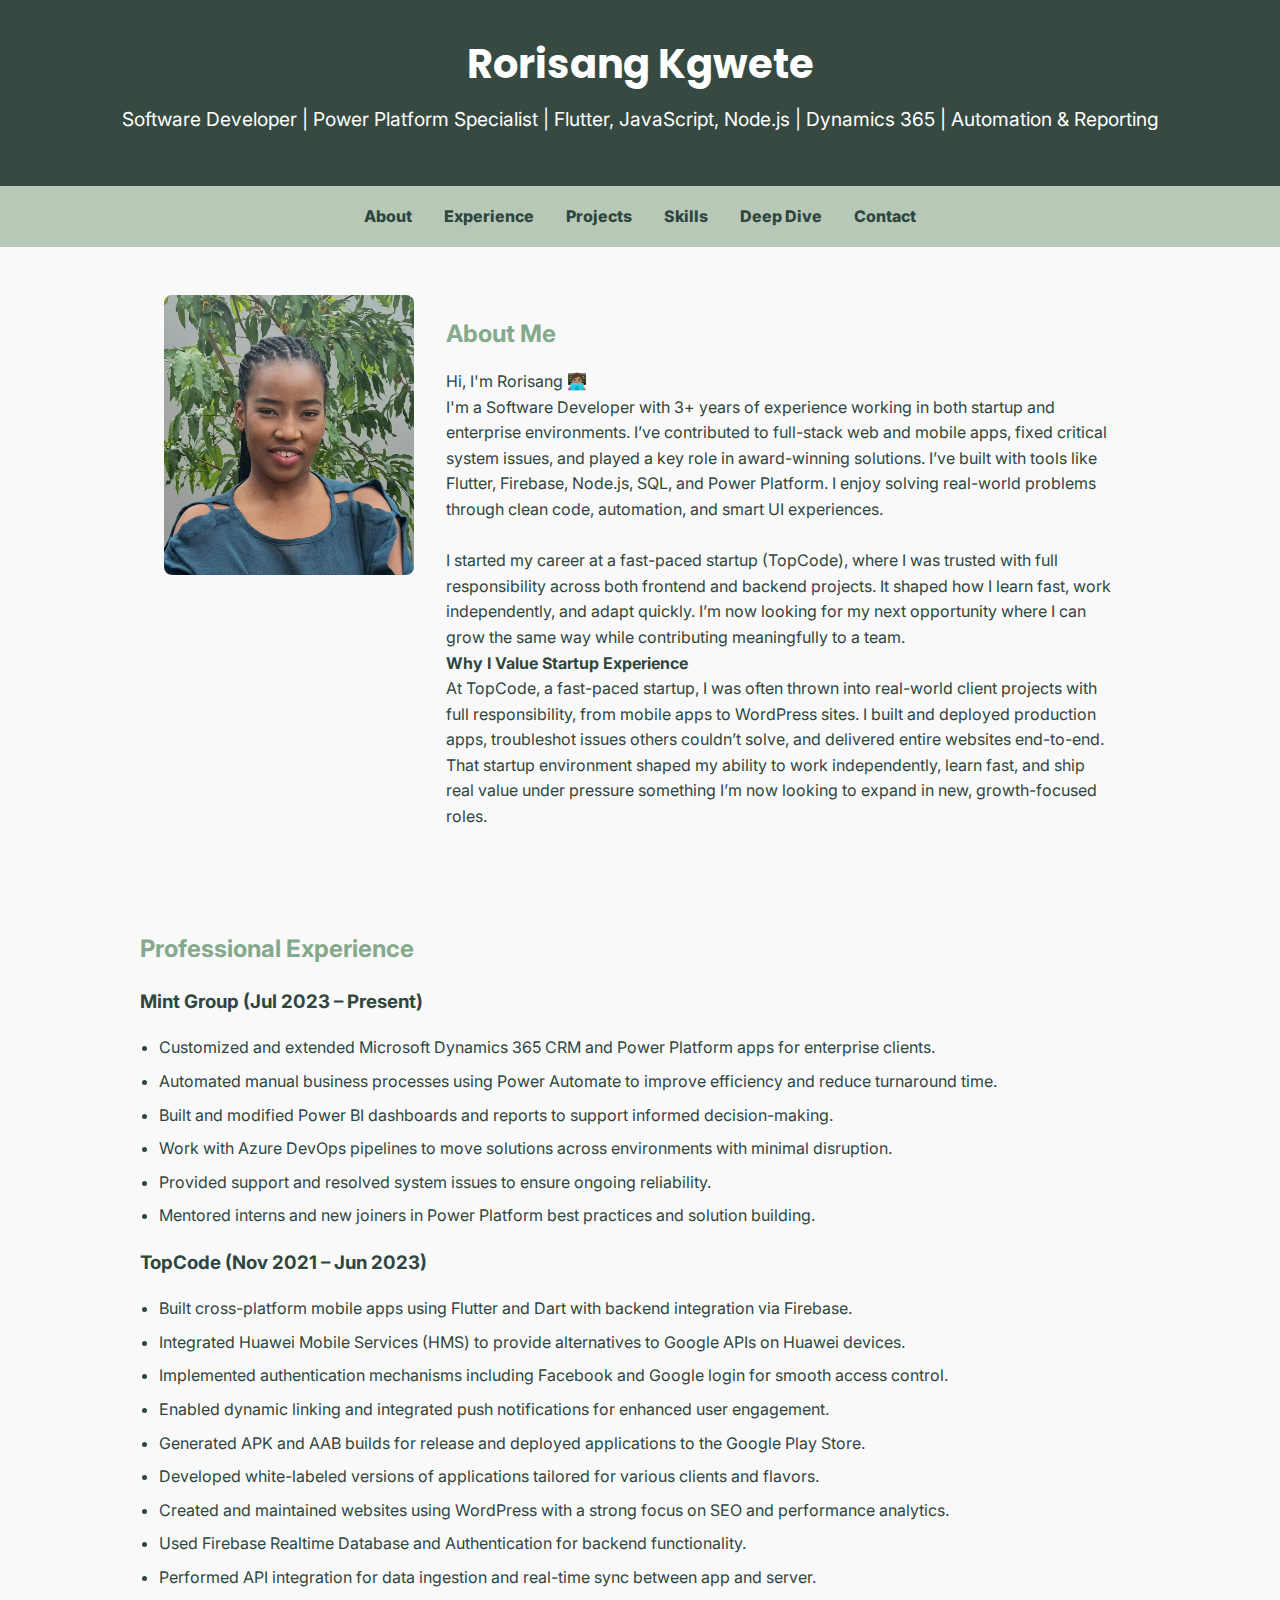
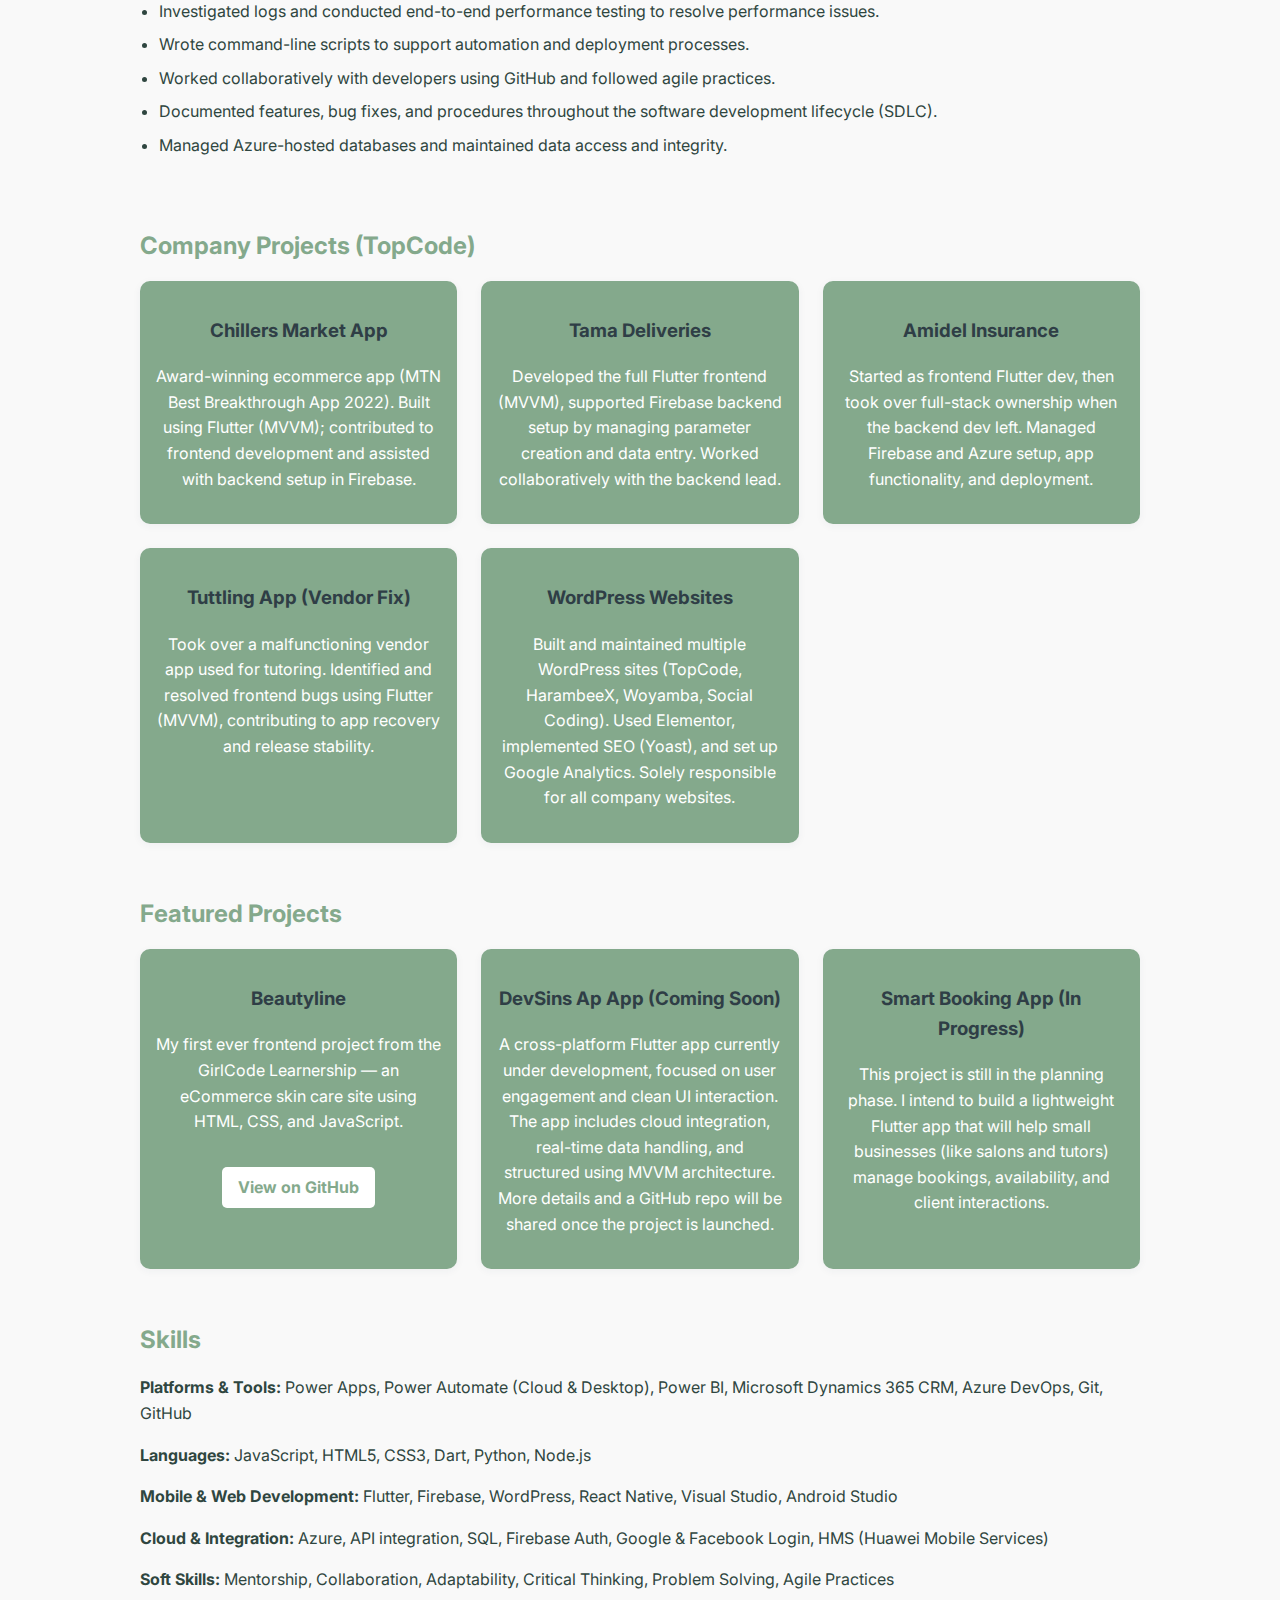
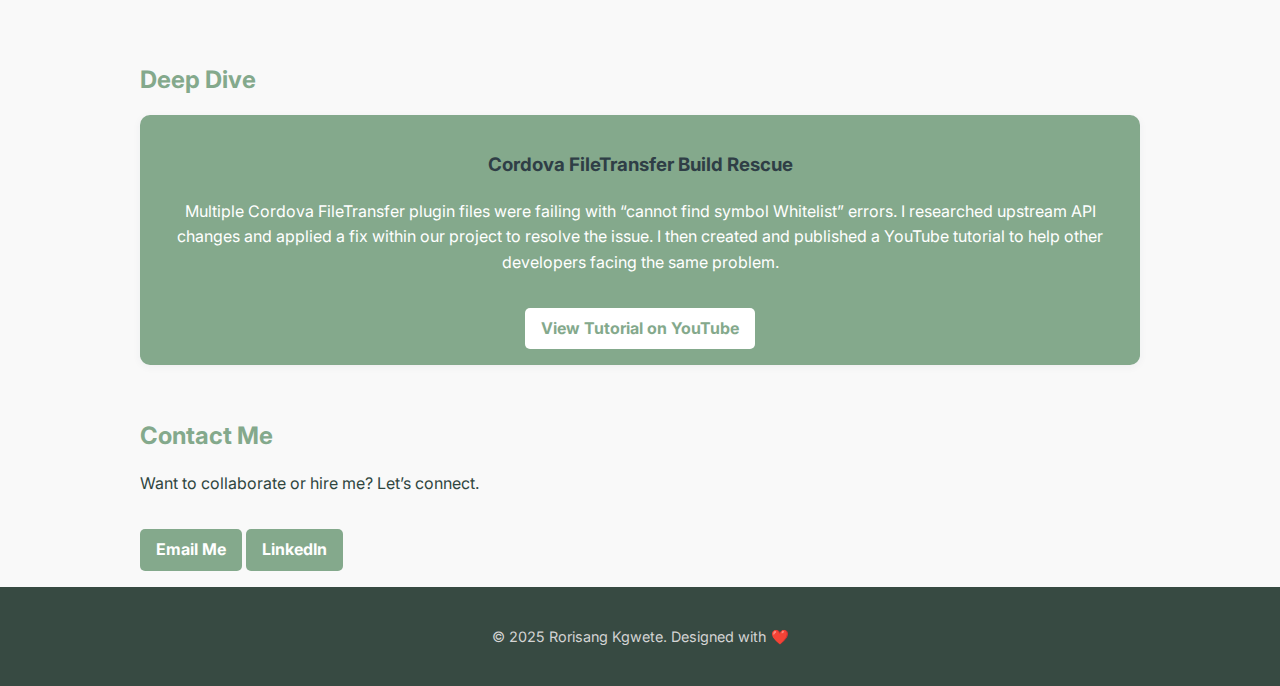
<file: index.html>
<!DOCTYPE html>
<html lang="en">
<head>
  <meta charset="UTF-8" />
  <meta name="viewport" content="width=device-width, initial-scale=1.0" />
  <title>Rorisang Kgwete | Software Developer</title>
  <link href="https://fonts.googleapis.com/css2?family=Outfit:wght@300;500;700&display=swap" rel="stylesheet">
  <link href="https://fonts.googleapis.com/css2?family=Inter:wght@400;500;700&family=Poppins:wght@600&display=swap" rel="stylesheet">
  <link rel="stylesheet" href="https://cdnjs.cloudflare.com/ajax/libs/font-awesome/6.0.0/css/all.min.css">
  <link rel="stylesheet" href="styles.css" />
</head>
<body>
  <header>
    <h1>Rorisang Kgwete</h1>
    <p id="p-header">Software Developer | Power Platform Specialist | Flutter, JavaScript, Node.js | Dynamics 365 | Automation & Reporting</p>
  </header>

  <nav>
    <a href="#about">About</a>
    <a href="#experience">Experience</a>
    <a href="#projects">Projects</a>
    <a href="#skills">Skills</a>
    <a href="#deepdive">Deep Dive</a>
    <a href="#contact">Contact</a>
  </nav>

<section id="about">
  <div class="about-container">
    <img src="images/Image.jpg" alt="Rorisang Kgwete" class="about-image">
    <div class="about-content">
      <h2>About Me</h2>
      <p>
<p>
Hi, I'm Rorisang 👩🏽‍💻<br>
I'm a Software Developer with 3+ years of experience working in both startup and enterprise environments. I’ve contributed to full-stack web and mobile apps, fixed critical system issues, and played a key role in award-winning solutions.
I’ve built with tools like Flutter, Firebase, Node.js, SQL, and Power Platform. I enjoy solving real-world problems through clean code, automation, and smart UI experiences.<br><br>
I started my career at a fast-paced startup (TopCode), where I was trusted with full responsibility across both frontend and backend projects. It shaped how I learn fast, work independently, and adapt quickly. I’m now looking for my next opportunity where I can grow the same way while contributing meaningfully to a team.
<br>
 <b>Why I Value Startup Experience</b> <br>
At TopCode, a fast-paced startup, I was often thrown into real-world client projects with full responsibility, from mobile apps to WordPress sites. I built and deployed production apps, troubleshot issues others couldn’t solve, and delivered entire websites end-to-end.
That startup environment shaped my ability to work independently, learn fast, and ship real value under pressure something I’m now looking to expand in new, growth-focused roles.</p>
</p>
    </div>
  </div>
</section>

  <section id="experience">
    <h2>Professional Experience</h2>
    <h3>Mint Group (Jul 2023 – Present)</h3>
    <ul>
      <li>Customized and extended Microsoft Dynamics 365 CRM and Power Platform apps for enterprise clients.</li>
      <li>Automated manual business processes using Power Automate to improve efficiency and reduce turnaround time.</li>
      <li>Built and modified Power BI dashboards and reports to support informed decision-making.</li>
      <li>Work with Azure DevOps pipelines to move solutions across environments with minimal disruption.</li>
      <li>Provided support and resolved system issues to ensure ongoing reliability.</li>
      <li>Mentored interns and new joiners in Power Platform best practices and solution building.</li>
    </ul>

    <h3>TopCode (Nov 2021 – Jun 2023)</h3>
<ul>
  <li>Built cross-platform mobile apps using Flutter and Dart with backend integration via Firebase.</li>
  <li>Integrated Huawei Mobile Services (HMS) to provide alternatives to Google APIs on Huawei devices.</li>
  <li>Implemented authentication mechanisms including Facebook and Google login for smooth access control.</li>
  <li>Enabled dynamic linking and integrated push notifications for enhanced user engagement.</li>
  <li>Generated APK and AAB builds for release and deployed applications to the Google Play Store.</li>
  <li>Developed white-labeled versions of applications tailored for various clients and flavors.</li>
  <li>Created and maintained websites using WordPress with a strong focus on SEO and performance analytics.</li>
  <li>Used Firebase Realtime Database and Authentication for backend functionality.</li>
  <li>Performed API integration for data ingestion and real-time sync between app and server.</li>
  <li>Investigated logs and conducted end-to-end performance testing to resolve performance issues.</li>
  <li>Wrote command-line scripts to support automation and deployment processes.</li>
  <li>Worked collaboratively with developers using GitHub and followed agile practices.</li>
  <li>Documented features, bug fixes, and procedures throughout the software development lifecycle (SDLC).</li>
  <li>Managed Azure-hosted databases and maintained data access and integrity.</li>
</ul>

  </section>

  <section id="company-projects">
  <h2>Company Projects (TopCode)</h2>
  <div class="projects-grid">

    <div class="project-card">
      <h3>Chillers Market App</h3>
      <p id="card-p">
        Award-winning ecommerce app (MTN Best Breakthrough App 2022). Built using Flutter (MVVM); contributed to frontend development and assisted with backend setup in Firebase.
      </p>
    </div>

    <div class="project-card">
      <h3>Tama Deliveries</h3>
      <p id="card-p">
        Developed the full Flutter frontend (MVVM), supported Firebase backend setup by managing parameter creation and data entry. Worked collaboratively with the backend lead.
      </p>
    </div>

    <div class="project-card">
      <h3>Amidel Insurance</h3>
      <p id="card-p">
        Started as frontend Flutter dev, then took over full-stack ownership when the backend dev left. Managed Firebase and Azure setup, app functionality, and deployment.
      </p>
    </div>

    <div class="project-card">
      <h3>Tuttling App (Vendor Fix)</h3>
      <p id="card-p">
        Took over a malfunctioning vendor app used for tutoring. Identified and resolved frontend bugs using Flutter (MVVM), contributing to app recovery and release stability.
      </p>
    </div>

    <div class="project-card">
      <h3>WordPress Websites</h3>
      <p id="card-p">
        Built and maintained multiple WordPress sites (TopCode, HarambeeX, Woyamba, Social Coding). Used Elementor, implemented SEO (Yoast), and set up Google Analytics. Solely responsible for all company websites.
      </p>
    </div>

  </div>
</section>


 <section id="projects">
  <h2>Featured Projects</h2>
  <div class="projects-grid">
    
    <div class="project-card">
      <h3>Beautyline</h3>
      <p id="card-p">My first ever frontend project from the GirlCode Learnership — an eCommerce skin care site using HTML, CSS, and JavaScript.</p>
      <a href="https://github.com/Rorisang07/Beautyline" target="_blank" id ="btn">View on GitHub</a>
    </div>
    
    <div class="project-card">
      <h3>DevSins Ap App (Coming Soon)</h3>
      <p id="card-p" >
    A cross-platform Flutter app currently under development, focused on user engagement and clean UI interaction. The app includes cloud integration, real-time data handling, and structured using MVVM architecture. More details and a GitHub repo will be shared once the project is launched.
  </p>
</div>
    
    <div class="project-card">
     <h3>Smart Booking App (In Progress)</h3>
  <p id="card-p" >This project is still in the planning phase. I intend to build a lightweight Flutter app that will help small businesses (like salons and tutors) manage bookings, availability, and client interactions.</p>
    </div>
  
  </div>
</section>


  <section id="skills">
    <h2>Skills</h2>
    <p><strong>Platforms & Tools:</strong> Power Apps, Power Automate (Cloud & Desktop), Power BI, Microsoft Dynamics 365 CRM, Azure DevOps, Git, GitHub</p>
    <p><strong>Languages:</strong> JavaScript, HTML5, CSS3, Dart, Python, Node.js</p>
    <p><strong>Mobile & Web Development:</strong> Flutter, Firebase, WordPress, React Native, Visual Studio, Android Studio</p>
    <p><strong>Cloud & Integration:</strong> Azure, API integration, SQL, Firebase Auth, Google & Facebook Login, HMS (Huawei Mobile Services)</p>
    <p><strong>Soft Skills:</strong> Mentorship, Collaboration, Adaptability, Critical Thinking, Problem Solving, Agile Practices</p>
  </section>

<!-- Deep Dive Case Study Section -->
  <section id="deepdive">
    <h2>Deep Dive</h2>
    <div class="projects-grid">
      <div class="project-card">
        <h3>Cordova FileTransfer Build Rescue</h3>
        <p id="card-p">
          Multiple Cordova FileTransfer plugin files were failing with “cannot find symbol Whitelist” errors. I researched upstream API changes and applied a fix within our project to resolve the issue. I then created and published a YouTube tutorial to help other developers facing the same problem.
        </p>
        <a href="https://youtu.be/Z0PF7xjReOY" target="_blank" id ="btn">View Tutorial on YouTube</a>
      </div>
    </div>
  </section>

  <section id="contact">
    <h2>Contact Me</h2>
    <p>Want to collaborate or hire me? Let’s connect.</p>
    <a href="mailto:rorisang050@gmail.com" class="btn">Email Me</a>
    <a href="https://www.linkedin.com/in/rorisang-kgwete-3a5812185/" target="_blank" class="btn">LinkedIn</a>
  </section>

  <footer>
    <p>&copy; 2025 Rorisang Kgwete. Designed with ❤️</p>
  </footer>
</body>
</html>
</file>
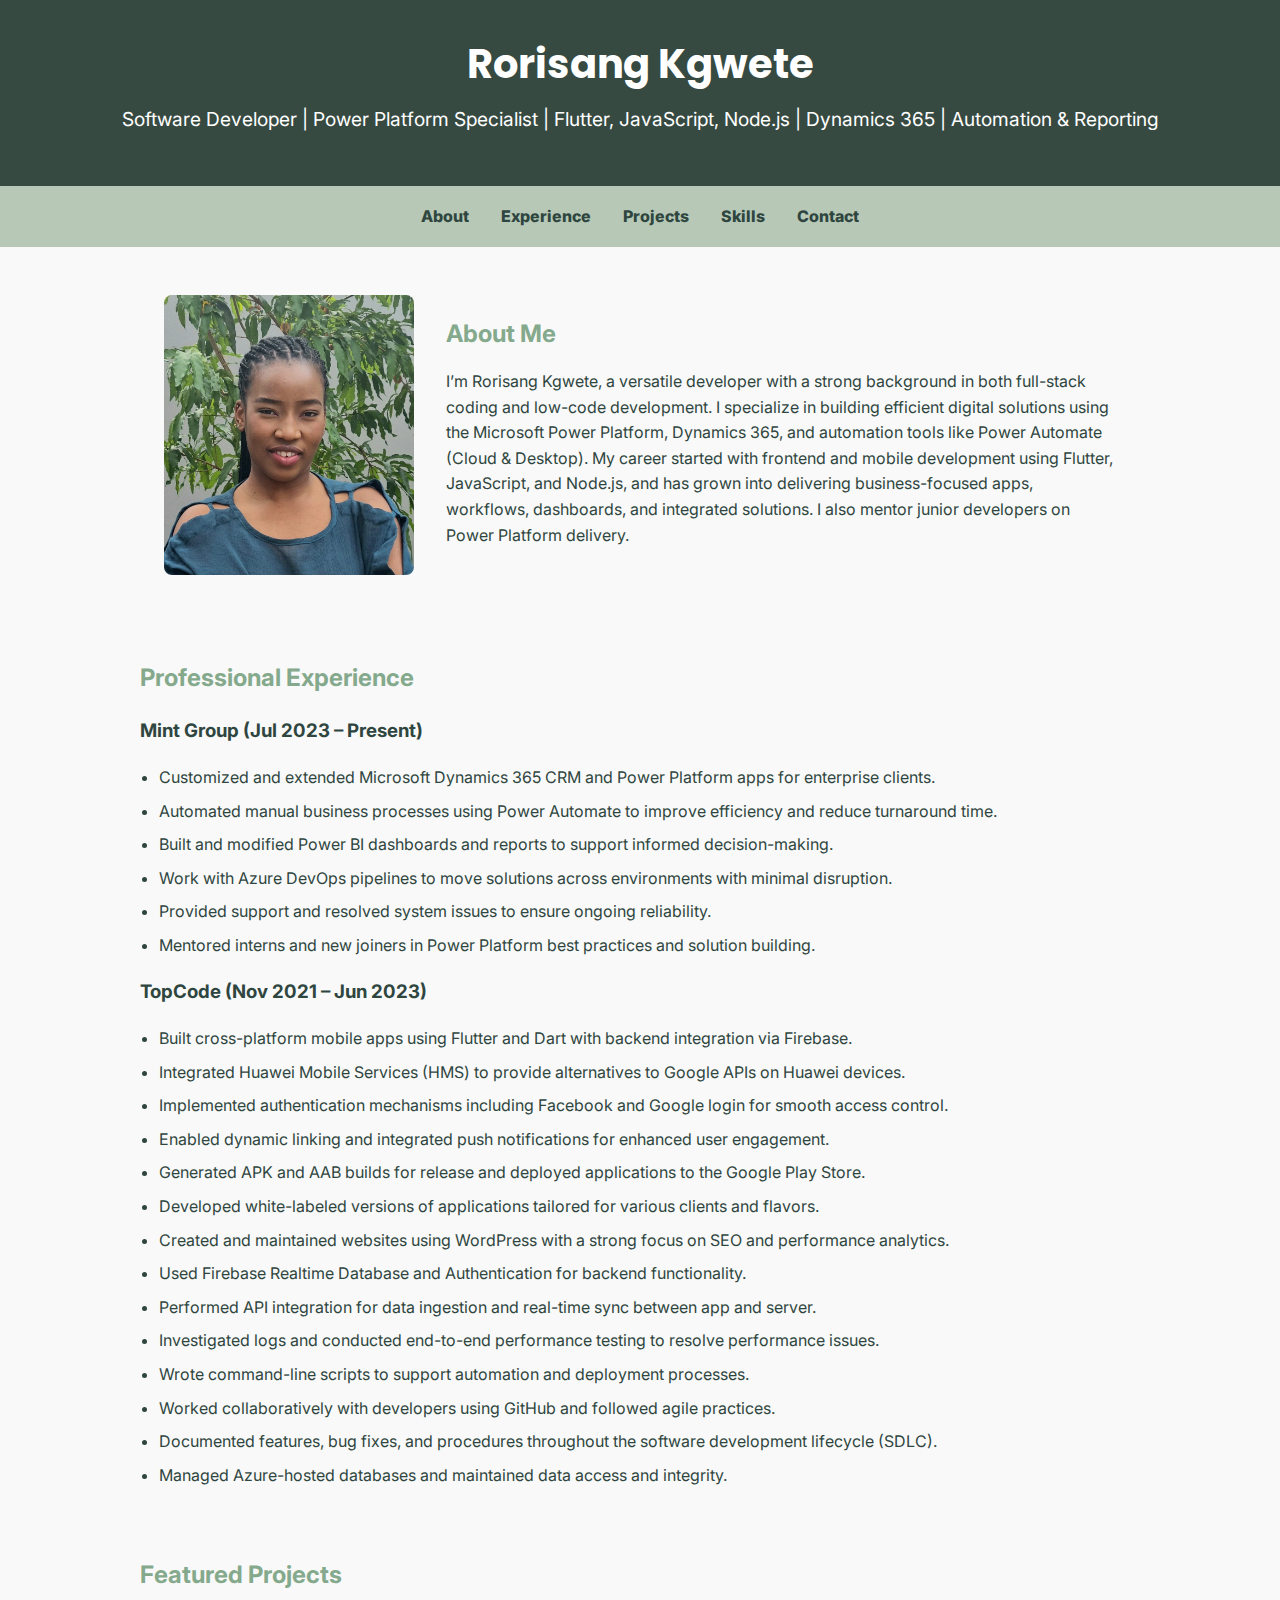
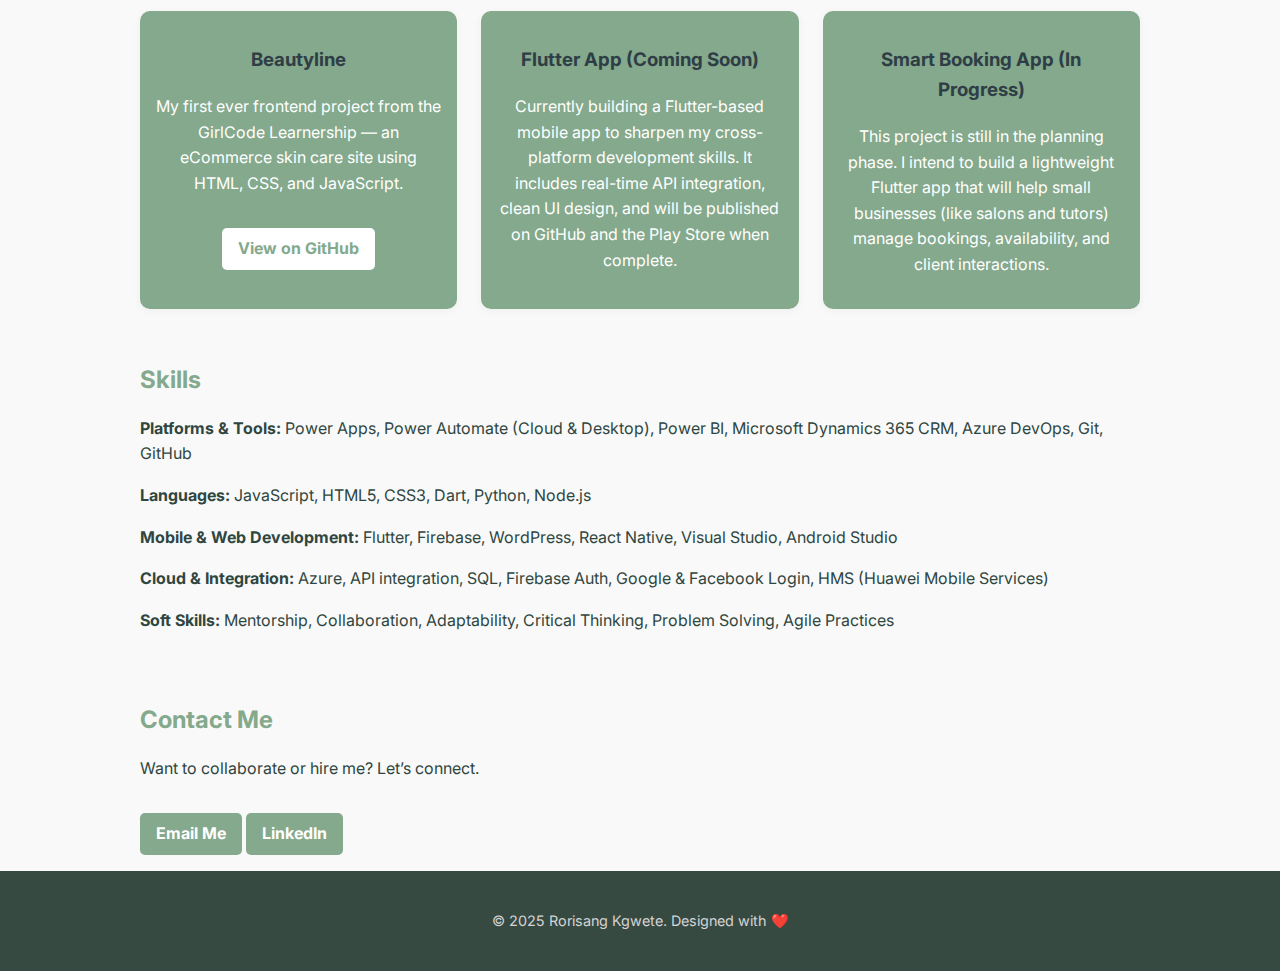
<file: home.html>
<!DOCTYPE html>
<html lang="en">
<head>
  <meta charset="UTF-8" />
  <meta name="viewport" content="width=device-width, initial-scale=1.0" />
  <title>Rorisang Kgwete | Software Developer</title>
  <link href="https://fonts.googleapis.com/css2?family=Outfit:wght@300;500;700&display=swap" rel="stylesheet">
  <link href="https://fonts.googleapis.com/css2?family=Inter:wght@400;500;700&family=Poppins:wght@600&display=swap" rel="stylesheet">
  <link rel="stylesheet" href="https://cdnjs.cloudflare.com/ajax/libs/font-awesome/6.0.0/css/all.min.css">
  <link rel="stylesheet" href="styles.css" />
</head>
<body>
  <header>
    <h1>Rorisang Kgwete</h1>
    <p id="p-header">Software Developer | Power Platform Specialist | Flutter, JavaScript, Node.js | Dynamics 365 | Automation & Reporting</p>
  </header>

  <nav>
    <a href="#about">About</a>
    <a href="#experience">Experience</a>
    <a href="#projects">Projects</a>
    <a href="#skills">Skills</a>
    <a href="#contact">Contact</a>
  </nav>

<section id="about">
  <div class="about-container">
    <img src="images/Image.jpg" alt="Rorisang Kgwete" class="about-image">
    <div class="about-content">
      <h2>About Me</h2>
      <p>
        I’m Rorisang Kgwete, a versatile developer with a strong background in both full-stack coding and low-code development. I specialize in building efficient digital solutions using the Microsoft Power Platform, Dynamics 365, and automation tools like Power Automate (Cloud & Desktop). My career started with frontend and mobile development using Flutter, JavaScript, and Node.js, and has grown into delivering business-focused apps, workflows, dashboards, and integrated solutions. I also mentor junior developers on Power Platform delivery.
      </p>
    </div>
  </div>
</section>





  <section id="experience">
    <h2>Professional Experience</h2>
    <h3>Mint Group (Jul 2023 – Present)</h3>
    <ul>
      <li>Customized and extended Microsoft Dynamics 365 CRM and Power Platform apps for enterprise clients.</li>
      <li>Automated manual business processes using Power Automate to improve efficiency and reduce turnaround time.</li>
      <li>Built and modified Power BI dashboards and reports to support informed decision-making.</li>
      <li>Work with Azure DevOps pipelines to move solutions across environments with minimal disruption.</li>
      <li>Provided support and resolved system issues to ensure ongoing reliability.</li>
      <li>Mentored interns and new joiners in Power Platform best practices and solution building.</li>
    </ul>

    <h3>TopCode (Nov 2021 – Jun 2023)</h3>
<ul>
  <li>Built cross-platform mobile apps using Flutter and Dart with backend integration via Firebase.</li>
  <li>Integrated Huawei Mobile Services (HMS) to provide alternatives to Google APIs on Huawei devices.</li>
  <li>Implemented authentication mechanisms including Facebook and Google login for smooth access control.</li>
  <li>Enabled dynamic linking and integrated push notifications for enhanced user engagement.</li>
  <li>Generated APK and AAB builds for release and deployed applications to the Google Play Store.</li>
  <li>Developed white-labeled versions of applications tailored for various clients and flavors.</li>
  <li>Created and maintained websites using WordPress with a strong focus on SEO and performance analytics.</li>
  <li>Used Firebase Realtime Database and Authentication for backend functionality.</li>
  <li>Performed API integration for data ingestion and real-time sync between app and server.</li>
  <li>Investigated logs and conducted end-to-end performance testing to resolve performance issues.</li>
  <li>Wrote command-line scripts to support automation and deployment processes.</li>
  <li>Worked collaboratively with developers using GitHub and followed agile practices.</li>
  <li>Documented features, bug fixes, and procedures throughout the software development lifecycle (SDLC).</li>
  <li>Managed Azure-hosted databases and maintained data access and integrity.</li>
</ul>

  </section>

 <section id="projects">
  <h2>Featured Projects</h2>
  <div class="projects-grid">
    
    <div class="project-card">
      <h3>Beautyline</h3>
      <p id="card-p">My first ever frontend project from the GirlCode Learnership — an eCommerce skin care site using HTML, CSS, and JavaScript.</p>
      <a href="https://github.com/Rorisang07/Beautyline" target="_blank" id ="btn">View on GitHub</a>
    </div>
    
    <div class="project-card">
      <h3>Flutter App (Coming Soon)</h3>
      <p id="card-p" >Currently building a Flutter-based mobile app to sharpen my cross-platform development skills. It includes real-time API integration, clean UI design, and will be published on GitHub and the Play Store when complete.</p>
    </div>
    
    <div class="project-card">
     <h3>Smart Booking App (In Progress)</h3>
  <p id="card-p" >This project is still in the planning phase. I intend to build a lightweight Flutter app that will help small businesses (like salons and tutors) manage bookings, availability, and client interactions.</p>
    </div>
  
  </div>
</section>


  <section id="skills">
    <h2>Skills</h2>
    <p><strong>Platforms & Tools:</strong> Power Apps, Power Automate (Cloud & Desktop), Power BI, Microsoft Dynamics 365 CRM, Azure DevOps, Git, GitHub</p>
    <p><strong>Languages:</strong> JavaScript, HTML5, CSS3, Dart, Python, Node.js</p>
    <p><strong>Mobile & Web Development:</strong> Flutter, Firebase, WordPress, React Native, Visual Studio, Android Studio</p>
    <p><strong>Cloud & Integration:</strong> Azure, API integration, SQL, Firebase Auth, Google & Facebook Login, HMS (Huawei Mobile Services)</p>
    <p><strong>Soft Skills:</strong> Mentorship, Collaboration, Adaptability, Critical Thinking, Problem Solving, Agile Practices</p>
  </section>

  <section id="contact">
    <h2>Contact Me</h2>
    <p>Want to collaborate or hire me? Let’s connect.</p>
    <a href="mailto:rorisang050@gmail.com" class="btn">Email Me</a>
    <a href="https://www.linkedin.com/in/rorisang-kgwete-" target="_blank" class="btn">LinkedIn</a>
  </section>

  <footer>
    <p>&copy; 2025 Rorisang Kgwete. Designed with ❤️</p>
  </footer>
</body>
</html>
</file>
<file: styles.css>
/* styles.css */
/* Color Palette: Sage & Ivory */

body {
  background-color: #f9f9f9;
  color: #2f4640;
  font-family: 'Inter', sans-serif;
  margin: 0;
  padding: 0;
  line-height: 1.6;
}

header {
  background: #374a42;;
; /* Light sage */
  color: #ffffff;;
  padding: 2rem 1rem;
  text-align: center;
}

#p-header{
color: #ffffff;
}

header h1 {
  margin: 0;
  font-size: 2.5rem;
  color: #ffffff;
   font-family: 'Poppins', sans-serif;
}

header p {
  font-size: 1.2rem;
  color: #374a42; /* Fixed: use readable sage green */
  margin-top: 0.5rem;
}

nav {
  background: #b7c9b6;
  padding: 1.1rem;
  display: flex;
  justify-content: center;
  font-weight: 800;
  gap: 2rem;
;
}

nav a {
  color: #2f4640; /* Fixed: visible contrast */
  text-decoration: none;
  font-weight: 800;
  transition: color 0.3s, transform 0.2s;
}

nav a:hover {
  color: #6c9b7d; /* Muted green hover */
  transform: scale(1.1);
}

section {
  padding: 1rem 1.5rem;
  max-width: 1000px;
  margin: 0 auto;
}


.projects-grid {
  display: grid;
  grid-template-columns: repeat(auto-fit, minmax(280px, 1fr));
  gap: 1.5rem;
}

.project-card {
  background: #84a98c;
  padding: 1rem;
  border-radius: 10px;
  box-shadow: 0 2px 8px rgba(47, 62, 70, 0.05);
  transition: transform 0.3s, box-shadow 0.3s;
  color: #2f3e46;
  text-align: center;
}

.project-card:hover {
  transform: translateY(-5px);
  box-shadow: 0 0 20px rgba(132, 169, 140, 0.3);
}

.btn-wrapper {
  display: flex;
  justify-content: center;
}
#btn {
  display: inline-block;
  padding: 0.5rem 1rem;
  background: #ffffff;
  color: #84a98c;
  border-radius: 5px;
  text-decoration: none;
  font-weight: bold;
  margin-top: 1rem;
  transition: background 0.3s ease, transform 0.2s;
}

.btn {
  display: inline-block;
  padding: 0.5rem 1rem;
  background: #84a98c;
  color: #fff;
  border-radius: 5px;
  text-decoration: none;
  font-weight: bold;
  margin-top: 1rem;
  transition: background 0.3s ease, transform 0.2s;
}

.btn:hover {
  background: #6c9b7d;
  transform: scale(1.05);
}
/* .about-container {
  display: flex;
  align-items: flex-start;
  justify-content: space-between;
  gap: 2rem;
  max-width: 1000px;
  margin: 0 auto;
  padding: 2rem 1.5rem;
  flex-wrap: wrap;
} */
.about-container {
  display: flex;
  align-items: flex-start;
  justify-content: flex-start;
  gap: 2rem;
  max-width: 1000px;
  margin: 0 auto;
  padding-left: 1.5rem;
  padding-right: 1.5rem;
  padding-top: 2rem;
  padding-bottom: 2rem;
  flex-wrap: wrap;
}


.about-image {
  width: 250px;
  border-radius: 8px;
  flex-shrink: 0;
}

.about-content {
  flex: 1;
  min-width: 300px;
}


footer {
  background-color: #374a42;;
  color: #d4d4d4;
  text-align: center;
  padding: 1.5rem;
  font-size: 0.9rem;
}

h2 {
  color: #84a98c;
  margin-bottom: 1rem;
}

ul {
  padding-left: 1.2rem;
}

ul li {
  margin-bottom: 0.5rem;
}
#card-p{
    color: #ffffff;
}
/* Responsive Design */
@media screen and (max-width: 600px) {
  nav {
    flex-direction: column;
    gap: 1rem;
  }

  header h1 {
    font-size: 2rem;
  }
  header h3{
    color: #6c9b7d;
  }

  header p {
    font-size: 1rem;
  }
  .about-container {
  flex-direction: column;
  align-items: center;
  text-align: center;
}

.about-content {
  text-align: center;
}


}
</file>
